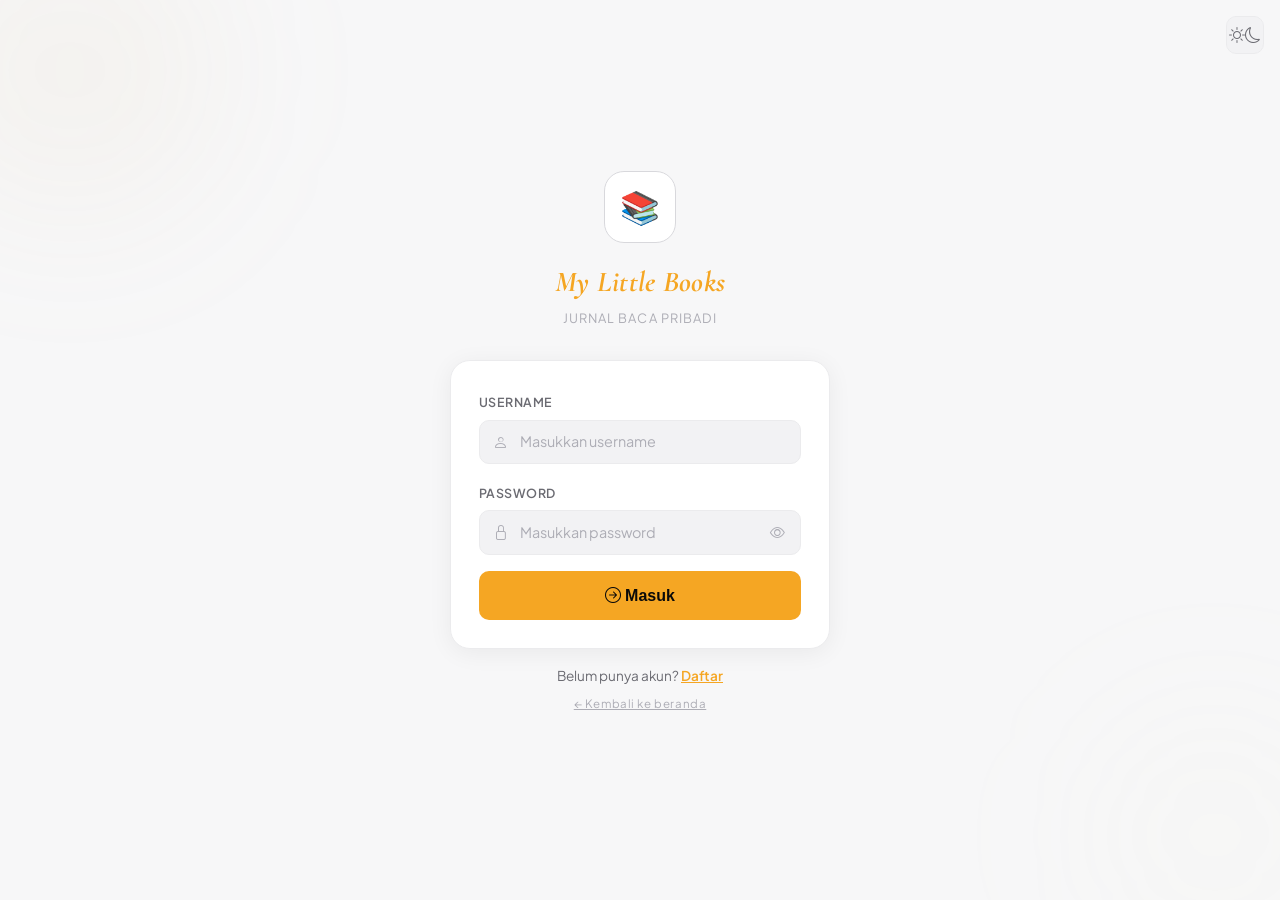
<file: login.html>
<!DOCTYPE html>
<html lang="id" data-theme="light">
<head>
  <meta charset="UTF-8"/>
  <meta name="viewport" content="width=device-width, initial-scale=1, maximum-scale=1"/>
  <meta name="theme-color" content="#0a0a0a"/>
  <title>My Little Books</title>
  <link href="https://cdn.jsdelivr.net/npm/bootstrap@5.3.3/dist/css/bootstrap.min.css" rel="stylesheet"/>
  <link href="https://cdn.jsdelivr.net/npm/bootstrap-icons@1.11.3/font/bootstrap-icons.min.css" rel="stylesheet"/>
  <link href="assets/css/app.css" rel="stylesheet"/>
  <style>
    body {
      min-height: 100vh;
      display: flex; align-items: center; justify-content: center;
      padding: 1rem;
      position: relative; overflow: hidden;
    }

    /* Animated background blobs */
    .bg-blob {
      position: fixed; border-radius: 50%; filter: blur(80px);
      pointer-events: none; z-index: 0;
      animation: blobFloat 8s ease-in-out infinite;
    }
    .bg-blob-1 {
      width: 300px; height: 300px;
      background: rgba(201,169,110,.06);
      top: -80px; left: -80px;
      animation-delay: 0s;
    }
    .bg-blob-2 {
      width: 250px; height: 250px;
      background: rgba(232,213,176,.04);
      bottom: -60px; right: -60px;
      animation-delay: -3s;
    }
    @keyframes blobFloat {
      0%, 100% { transform: translate(0,0) scale(1); }
      33%       { transform: translate(20px,-15px) scale(1.05); }
      66%       { transform: translate(-15px,10px) scale(.97); }
    }

    .login-wrap {
      width: 100%; max-width: 380px;
      position: relative; z-index: 1;
      animation: loginIn .6s cubic-bezier(.34,1.56,.64,1);
    }
    @keyframes loginIn {
      from { opacity:0; transform: translateY(32px) scale(.95); }
      to   { opacity:1; transform: none; }
    }

    .brand-mark {
      text-align: center; margin-bottom: 2rem;
    }
    .brand-icon-wrap {
      width: 72px; height: 72px;
      background: var(--bg-2);
      border: 1px solid var(--border-2);
      border-radius: 20px;
      display: flex; align-items: center; justify-content: center;
      margin: 0 auto 1rem;
      font-size: 2rem;
      box-shadow: 0 8px 32px rgba(201,169,110,.12), var(--glow);
      transition: transform .3s;
      animation: iconBounce .8s cubic-bezier(.34,1.56,.64,1) .2s both;
    }
    @keyframes iconBounce {
      from { transform: scale(0) rotate(-20deg); }
      to   { transform: scale(1) rotate(0); }
    }
    .brand-icon-wrap:hover { transform: scale(1.05) rotate(-3deg); }

    .brand-name {
      font-family: 'Cormorant Garamond', serif;
      font-size: 1.8rem; font-weight: 700; font-style: italic;
      color: var(--accent); letter-spacing: .01em;
    }
    .brand-tagline { font-size: .8rem; color: var(--text-3); margin-top: .2rem; letter-spacing: .08em; text-transform: uppercase; }

    .login-card {
      background: var(--bg-2);
      border: 1px solid var(--border);
      border-radius: 20px;
      padding: 1.75rem;
      box-shadow: var(--shadow);
    }

    .field-group { margin-bottom: 1rem; }

    .input-wrap {
      position: relative;
    }
    .input-wrap .field-icon {
      position: absolute; left: .9rem; top: 50%; transform: translateY(-50%);
      color: var(--text-3); font-size: .95rem; pointer-events: none;
      transition: color var(--t);
    }
    .input-wrap:focus-within .field-icon { color: var(--accent); }
    .input-wrap .form-control { padding-left: 2.5rem !important; }
    .input-wrap .btn-eye {
      position: absolute; right: .75rem; top: 50%; transform: translateY(-50%);
      background: none; border: none; color: var(--text-3);
      padding: .25rem; cursor: pointer; transition: color var(--t);
    }
    .input-wrap .btn-eye:hover { color: var(--accent); }

    .btn-login {
      width: 100%; padding: .75rem;
      background: var(--accent); border: none;
      border-radius: var(--radius-sm);
      font-family: 'Outfit', sans-serif;
      font-weight: 600; font-size: 1rem;
      color: #0a0a0a; cursor: pointer;
      transition: all var(--t);
      display: flex; align-items: center; justify-content: center; gap: .5rem;
      position: relative; overflow: hidden;
    }
    .btn-login::after {
      content: '';
      position: absolute; inset: 0;
      background: linear-gradient(135deg, rgba(255,255,255,.15) 0%, transparent 100%);
      opacity: 0; transition: opacity var(--t);
    }
    .btn-login:hover { background: var(--accent-2); box-shadow: var(--glow); transform: translateY(-1px); }
    .btn-login:hover::after { opacity: 1; }
    .btn-login:active { transform: scale(.97); }
    .btn-login:disabled { opacity: .6; cursor: not-allowed; transform: none; }

    .alert-error {
      background: rgba(248,113,113,.1);
      border: 1px solid rgba(248,113,113,.25);
      color: var(--red); border-radius: var(--radius-sm);
      padding: .6rem .9rem; font-size: .85rem;
      display: flex; align-items: center; gap: .5rem;
      animation: errorShake .4s ease;
    }
    @keyframes errorShake {
      0%,100% { transform: translateX(0); }
      20%,60%  { transform: translateX(-6px); }
      40%,80%  { transform: translateX(6px); }
    }

    .theme-btn-login {
      position: fixed; top: 1rem; right: 1rem;
      z-index: 10;
    }

    .version { text-align: center; font-size: .72rem; color: var(--text-3); margin-top: 1.25rem; letter-spacing: .05em; }
  </style>
</head>
<body>
  <!-- Theme toggle -->
  <button class="btn-icon theme-btn-login" id="theme-toggle-login" onclick="toggleThemeLogin()" title="Toggle tema">
    <i class="bi bi-sun icon-sun"></i>
    <i class="bi bi-moon icon-moon"></i>
  </button>

  <!-- BG Blobs -->
  <div class="bg-blob bg-blob-1"></div>
  <div class="bg-blob bg-blob-2"></div>

  <div class="login-wrap">
    <!-- Brand -->
    <div class="brand-mark">
      <div class="brand-icon-wrap">📚</div>
      <div class="brand-name">My Little Books</div>
      <div class="brand-tagline">Jurnal Baca Pribadi</div>
    </div>

    <!-- Card -->
    <div class="login-card">
      <div id="alert-box" class="alert-error mb-3 d-none"></div>

      <div class="field-group">
        <label class="form-label">Username</label>
        <div class="input-wrap">
          <i class="bi bi-person field-icon"></i>
          <input type="text" id="username" class="form-control" placeholder="Masukkan username" autocomplete="username"/>
        </div>
      </div>

      <div class="field-group">
        <label class="form-label">Password</label>
        <div class="input-wrap">
          <i class="bi bi-lock field-icon"></i>
          <input type="password" id="password" class="form-control" placeholder="Masukkan password" autocomplete="current-password"/>
          <button class="btn-eye" type="button" id="toggle-pw" tabindex="-1">
            <i class="bi bi-eye" id="pw-icon"></i>
          </button>
        </div>
      </div>

      <button class="btn-login mt-1" id="btn-login">
        <span id="btn-text"><i class="bi bi-arrow-right-circle me-1"></i>Masuk</span>
        <span id="btn-spin" class="d-none">
          <span class="spinner-border spinner-border-sm"></span> Memproses...
        </span>
      </button>
    </div>

    <div class="text-center mt-3" style="font-size:.85rem;color:var(--text-2)">
      Belum punya akun?
      <a href="register.html" style="color:var(--accent);font-weight:600">Daftar</a>
    </div>
    <p class="version mt-2"><a href="welcome.html" style="color:var(--text-3)">← Kembali ke beranda</a></p>
  </div>

<script>
  // Theme persistence
  const saved = localStorage.getItem('mlb-theme') || 'light';
  document.documentElement.setAttribute('data-theme', saved);

  function toggleThemeLogin() {
    const cur = document.documentElement.getAttribute('data-theme');
    const next = cur === 'dark' ? 'light' : 'dark';
    document.documentElement.setAttribute('data-theme', next);
    localStorage.setItem('mlb-theme', next);
  }

  // Toggle PW
  document.getElementById('toggle-pw').addEventListener('click', () => {
    const pw = document.getElementById('password');
    const ic = document.getElementById('pw-icon');
    if (pw.type === 'password') { pw.type = 'text'; ic.className = 'bi bi-eye-slash'; }
    else                        { pw.type = 'password'; ic.className = 'bi bi-eye'; }
  });

  // Enter key
  ['username','password'].forEach(id =>
    document.getElementById(id).addEventListener('keydown', e => { if (e.key === 'Enter') doLogin(); })
  );
  document.getElementById('btn-login').addEventListener('click', doLogin);

  function showError(msg) {
    const b = document.getElementById('alert-box');
    b.innerHTML = `<i class="bi bi-exclamation-circle"></i> ${msg}`;
    b.classList.remove('d-none');
  }
  function setLoading(on) {
    document.getElementById('btn-login').disabled = on;
    document.getElementById('btn-text').classList.toggle('d-none', on);
    document.getElementById('btn-spin').classList.toggle('d-none', !on);
  }

  async function doLogin() {
    document.getElementById('alert-box').classList.add('d-none');
    const username = document.getElementById('username').value.trim();
    const password = document.getElementById('password').value;
    if (!username || !password) { showError('Username dan password wajib diisi'); return; }
    setLoading(true);
    try {
      const res  = await fetch('api/auth.php?action=login', {
        method:'POST', headers:{'Content-Type':'application/json'},
        body: JSON.stringify({username, password})
      });
      const data = await res.json();
      if (data.success) { window.location.href = 'index.html'; }
      else              { showError(data.error || 'Login gagal'); setLoading(false); }
    } catch(e) {
      showError('Koneksi gagal. Pastikan server berjalan.');
      setLoading(false);
    }
  }
</script>
</body>
</html>
</file>
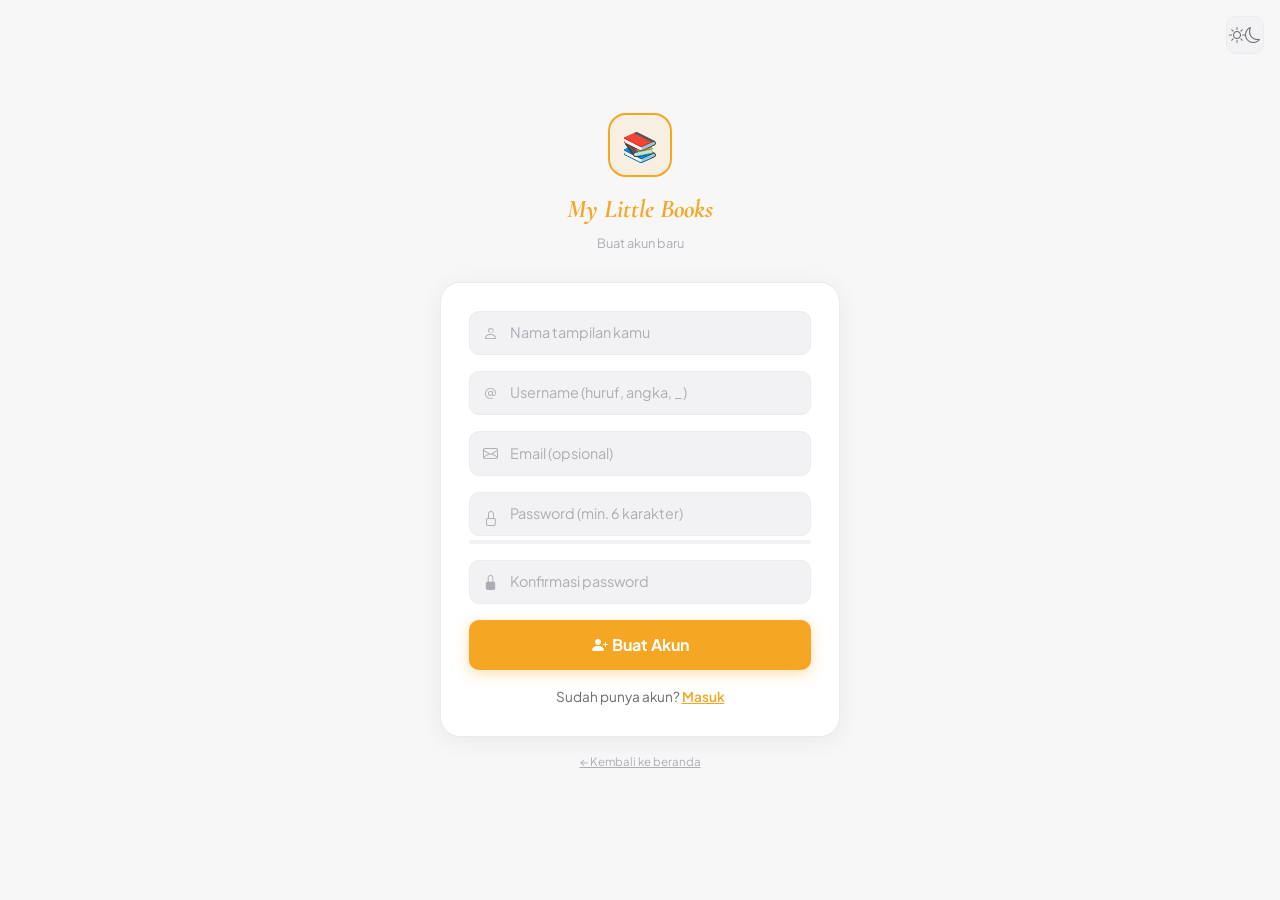
<file: register.html>
<!DOCTYPE html>
<html lang="id" data-theme="light">
<head>
  <meta charset="UTF-8"/>
  <meta name="viewport" content="width=device-width, initial-scale=1, maximum-scale=1"/>
  <meta name="theme-color" content="#FFFFFF"/>
  <title>Daftar — My Little Books</title>
  <link href="https://cdn.jsdelivr.net/npm/bootstrap@5.3.3/dist/css/bootstrap.min.css" rel="stylesheet"/>
  <link href="https://cdn.jsdelivr.net/npm/bootstrap-icons@1.11.3/font/bootstrap-icons.min.css" rel="stylesheet"/>
  <link href="assets/css/app.css" rel="stylesheet"/>
  <style>
    body {
      min-height: 100vh; display: flex;
      align-items: center; justify-content: center;
      padding: 1rem; background: var(--bg);
    }
    .reg-wrap {
      width: 100%; max-width: 400px;
      animation: loginIn .5s cubic-bezier(.34,1.56,.64,1);
    }
    @keyframes loginIn {
      from { opacity:0; transform:translateY(24px) scale(.96); }
      to   { opacity:1; transform:none; }
    }
    .brand-mark { text-align:center; margin-bottom:1.75rem; }
    .brand-icon {
      width:64px; height:64px; background:var(--accent-bg);
      border:2px solid var(--accent); border-radius:18px;
      display:flex; align-items:center; justify-content:center;
      font-size:1.8rem; margin:0 auto .75rem;
    }
    .brand-name {
      font-family:'Cormorant Garamond',serif; font-size:1.6rem;
      font-weight:700; font-style:italic; color:var(--accent);
    }
    .reg-card {
      background:var(--bg-2); border:1px solid var(--border);
      border-radius:20px; padding:1.75rem; box-shadow:var(--shadow);
    }
    .field-wrap { position:relative; margin-bottom:1rem; }
    .field-icon {
      position:absolute; left:.9rem; top:50%; transform:translateY(-50%);
      color:var(--text-3); pointer-events:none;
    }
    .field-icon-top { top:.85rem; transform:none; }
    .field-wrap .form-control { padding-left:2.5rem !important; }
    .btn-register {
      width:100%; padding:.75rem; background:var(--accent); border:none;
      border-radius:var(--radius-sm); color:#fff; font-weight:700;
      font-size:1rem; cursor:pointer; transition:all var(--t);
      display:flex; align-items:center; justify-content:center; gap:.5rem;
      box-shadow:0 4px 14px rgba(245,166,35,.35);
    }
    .btn-register:hover { background:var(--accent-d); transform:translateY(-1px); }
    .btn-register:active { transform:scale(.97); }
    .btn-register:disabled { opacity:.6; cursor:not-allowed; transform:none; }
    .alert-error {
      background:var(--red-bg); border:1px solid rgba(239,68,68,.25);
      color:var(--red); border-radius:var(--radius-sm);
      padding:.6rem .9rem; font-size:.85rem;
      display:flex; align-items:center; gap:.5rem;
      animation:errorShake .4s ease; margin-bottom:1rem;
    }
    @keyframes errorShake {
      0%,100% { transform:translateX(0); }
      20%,60%  { transform:translateX(-5px); }
      40%,80%  { transform:translateX(5px); }
    }
    .strength-bar { height:4px; background:var(--bg-3); border-radius:2px; margin-top:4px; }
    .strength-fill { height:100%; border-radius:2px; transition:width .3s, background .3s; }
    .theme-btn { position:fixed; top:1rem; right:1rem; z-index:10; }
  </style>
</head>
<body>

<button class="btn-icon theme-btn" onclick="toggleThemeReg()" title="Toggle tema">
  <i class="bi bi-sun icon-sun"></i>
  <i class="bi bi-moon icon-moon"></i>
</button>

<div class="reg-wrap">
  <div class="brand-mark">
    <div class="brand-icon">📚</div>
    <div class="brand-name">My Little Books</div>
    <div style="font-size:.8rem;color:var(--text-3);margin-top:.2rem">Buat akun baru</div>
  </div>

  <div class="reg-card">
    <div id="alert-box" class="alert-error d-none"></div>

    <div class="field-wrap">
      <i class="bi bi-person field-icon"></i>
      <input type="text" id="display_name" class="form-control" placeholder="Nama tampilan kamu"/>
    </div>

    <div class="field-wrap">
      <i class="bi bi-at field-icon"></i>
      <input type="text" id="username" class="form-control" placeholder="Username (huruf, angka, _)"/>
    </div>

    <div class="field-wrap">
      <i class="bi bi-envelope field-icon"></i>
      <input type="email" id="email" class="form-control" placeholder="Email (opsional)"/>
    </div>

    <div class="field-wrap">
      <i class="bi bi-lock field-icon"></i>
      <input type="password" id="password" class="form-control" placeholder="Password (min. 6 karakter)"
        oninput="checkStrength(this.value)"/>
      <div class="strength-bar mt-1">
        <div class="strength-fill" id="strength-fill" style="width:0%;background:var(--red)"></div>
      </div>
    </div>

    <div class="field-wrap mb-3">
      <i class="bi bi-lock-fill field-icon"></i>
      <input type="password" id="confirm_password" class="form-control" placeholder="Konfirmasi password"/>
    </div>

    <button class="btn-register" id="btn-reg">
      <span id="btn-text"><i class="bi bi-person-plus-fill me-1"></i>Buat Akun</span>
      <span id="btn-spin" class="d-none spinner-border spinner-border-sm"></span>
    </button>

    <div class="text-center mt-3" style="font-size:.85rem;color:var(--text-2)">
      Sudah punya akun?
      <a href="login.html" style="color:var(--accent);font-weight:600">Masuk</a>
    </div>
  </div>

  <p class="text-center mt-3" style="font-size:.72rem;color:var(--text-3)">
    <a href="welcome.html" style="color:var(--text-3)">← Kembali ke beranda</a>
  </p>
</div>

<script>
  const saved = localStorage.getItem('mlb-theme') || 'light';
  document.documentElement.setAttribute('data-theme', saved);

  function toggleThemeReg() {
    const cur = document.documentElement.getAttribute('data-theme');
    const next = cur === 'light' ? 'dark' : 'light';
    document.documentElement.setAttribute('data-theme', next);
    localStorage.setItem('mlb-theme', next);
  }

  function checkStrength(pw) {
    const fill = document.getElementById('strength-fill');
    let score = 0;
    if (pw.length >= 6) score++;
    if (pw.length >= 10) score++;
    if (/[A-Z]/.test(pw)) score++;
    if (/[0-9]/.test(pw)) score++;
    if (/[^a-zA-Z0-9]/.test(pw)) score++;
    const colors = ['var(--red)','var(--red)','var(--accent)','var(--accent-d)','var(--green)'];
    fill.style.width  = (score * 20) + '%';
    fill.style.background = colors[score] || colors[0];
  }

  function showError(msg) {
    const b = document.getElementById('alert-box');
    b.innerHTML = `<i class="bi bi-exclamation-circle"></i> ${msg}`;
    b.classList.remove('d-none');
  }

  function setLoading(on) {
    document.getElementById('btn-reg').disabled = on;
    document.getElementById('btn-text').classList.toggle('d-none', on);
    document.getElementById('btn-spin').classList.toggle('d-none', !on);
  }

  // Enter key on any field
  document.querySelectorAll('input').forEach(el =>
    el.addEventListener('keydown', e => { if (e.key === 'Enter') doRegister(); })
  );
  document.getElementById('btn-reg').addEventListener('click', doRegister);

  async function doRegister() {
    document.getElementById('alert-box').classList.add('d-none');

    const display  = document.getElementById('display_name').value.trim();
    const username = document.getElementById('username').value.trim();
    const email    = document.getElementById('email').value.trim();
    const password = document.getElementById('password').value;
    const confirm  = document.getElementById('confirm_password').value;

    if (!display)   { showError('Nama tampilan wajib diisi'); return; }
    if (!username)  { showError('Username wajib diisi'); return; }
    if (!/^[a-zA-Z0-9_\.]+$/.test(username)) {
      showError('Username hanya boleh huruf, angka, underscore, titik'); return;
    }
    if (!password)  { showError('Password wajib diisi'); return; }
    if (password.length < 6) { showError('Password minimal 6 karakter'); return; }
    if (password !== confirm) { showError('Konfirmasi password tidak cocok'); return; }

    setLoading(true);
    try {
      const res  = await fetch('api/auth.php?action=register', {
        method: 'POST',
        headers: { 'Content-Type': 'application/json' },
        body: JSON.stringify({ username, password, display_name: display, email })
      });
      const data = await res.json();
      if (data.success) {
        window.location.href = 'index.html';
      } else {
        showError(data.error || 'Registrasi gagal');
        setLoading(false);
      }
    } catch(e) {
      showError('Koneksi gagal. Pastikan server berjalan.');
      setLoading(false);
    }
  }
</script>
</body>
</html>
</file>
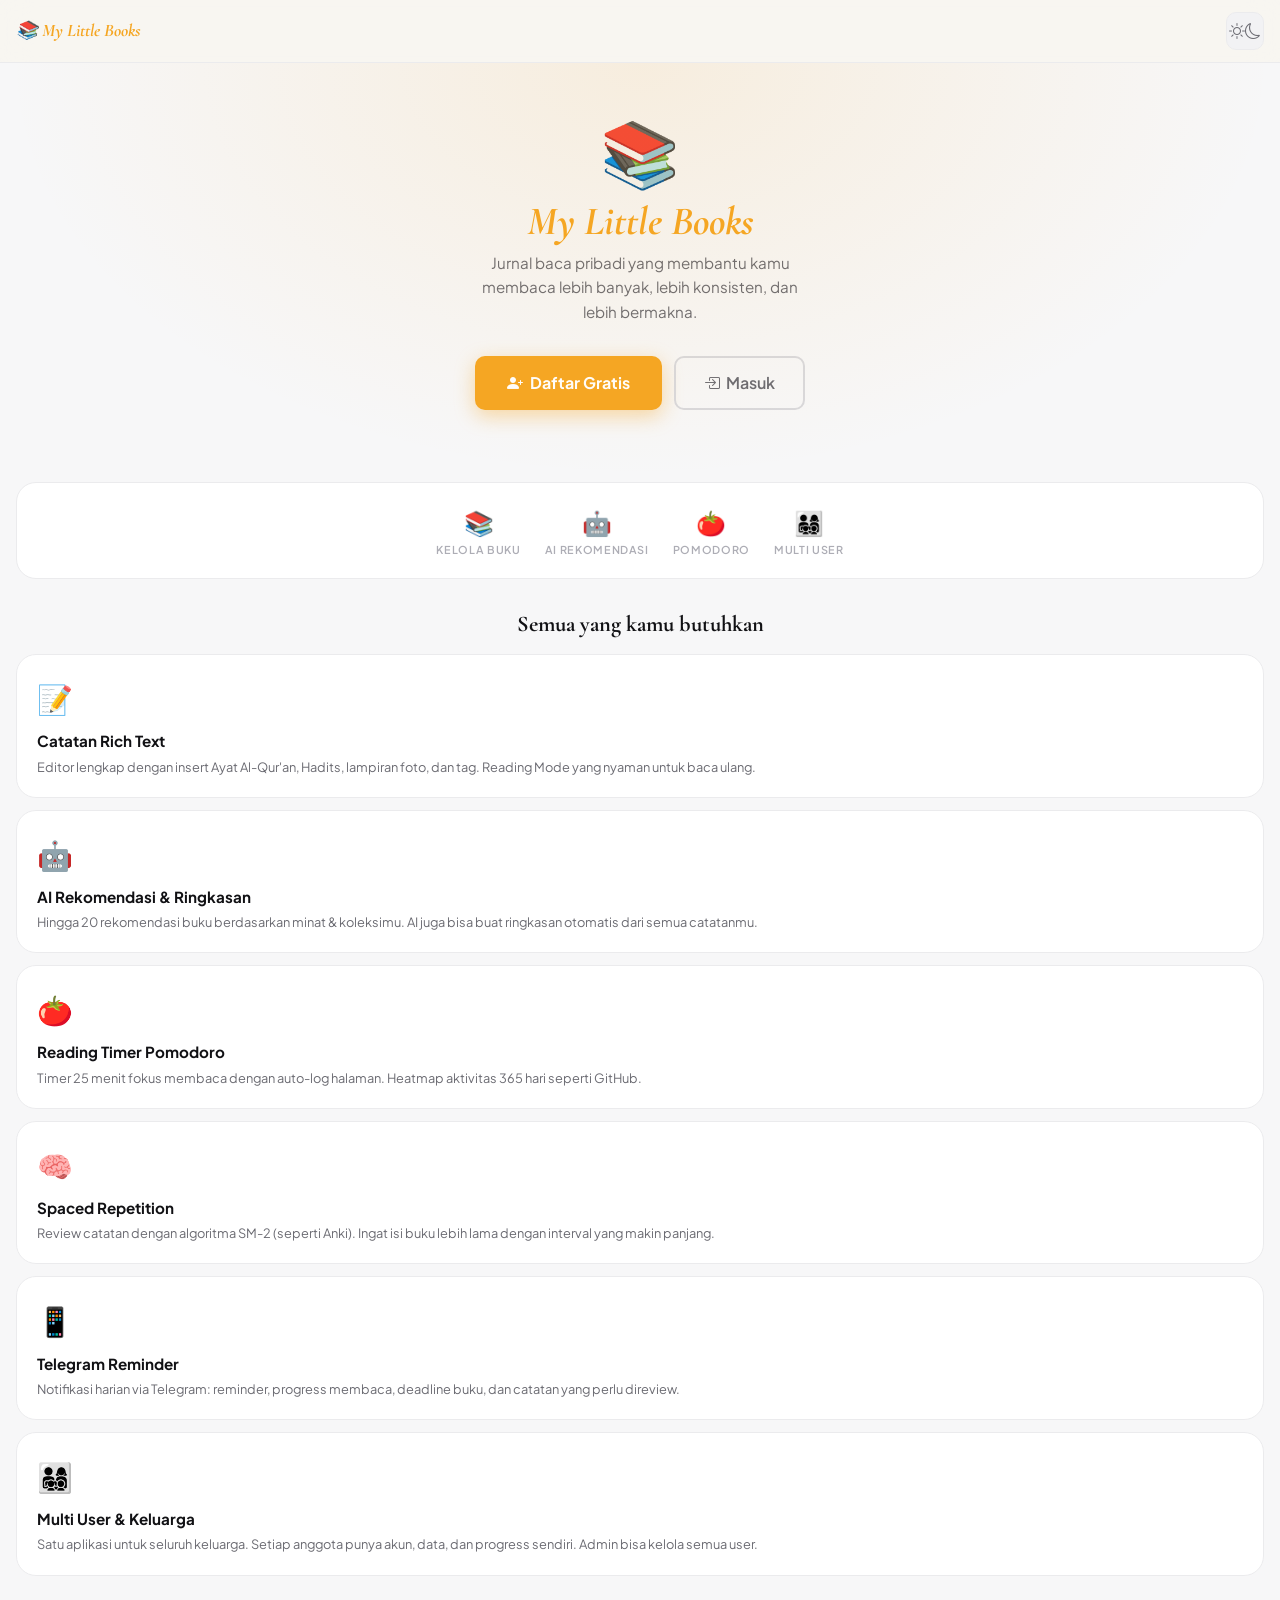
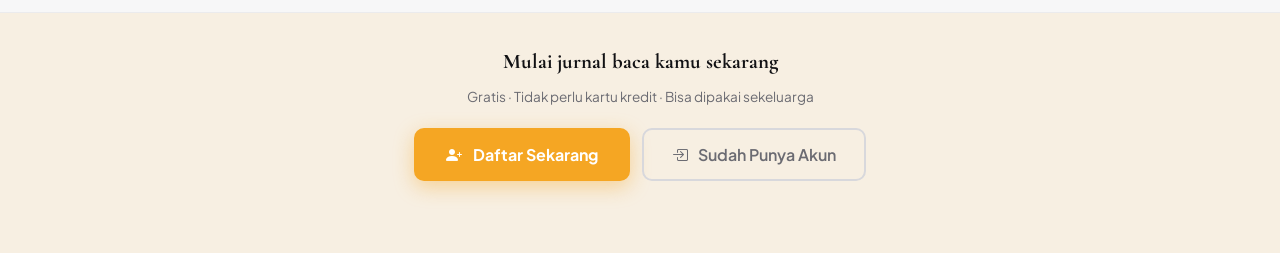
<file: welcome.html>
<!DOCTYPE html>
<html lang="id" data-theme="light">
<head>
  <meta charset="UTF-8"/>
  <meta name="viewport" content="width=device-width, initial-scale=1"/>
  <meta name="theme-color" content="#FFFFFF"/>
  <title>My Little Books — Jurnal Baca Pribadi</title>
  <link href="https://cdn.jsdelivr.net/npm/bootstrap@5.3.3/dist/css/bootstrap.min.css" rel="stylesheet"/>
  <link href="https://cdn.jsdelivr.net/npm/bootstrap-icons@1.11.3/font/bootstrap-icons.min.css" rel="stylesheet"/>
  <link href="assets/css/app.css" rel="stylesheet"/>
  <style>
    body { min-height: 100vh; background: var(--bg); }

    /* Hero */
    .hero {
      padding: 3.5rem 1.5rem 2rem;
      text-align: center;
      position: relative;
      overflow: hidden;
    }
    .hero::before {
      content: '';
      position: absolute; inset: 0;
      background: radial-gradient(ellipse at 50% 0%, rgba(245,166,35,.12) 0%, transparent 70%);
      pointer-events: none;
    }
    .hero-icon {
      font-size: 4rem; line-height: 1;
      margin-bottom: 1rem;
      animation: heroIconIn .6s cubic-bezier(.34,1.56,.64,1);
    }
    @keyframes heroIconIn {
      from { transform: scale(0) rotate(-20deg); opacity: 0; }
      to   { transform: scale(1) rotate(0); opacity: 1; }
    }
    .hero-title {
      font-family: 'Cormorant Garamond', serif;
      font-size: 2.5rem; font-weight: 700; font-style: italic;
      color: var(--accent); line-height: 1.1; margin-bottom: .5rem;
    }
    .hero-sub {
      font-size: .95rem; color: var(--text-2); line-height: 1.6;
      max-width: 320px; margin: 0 auto 2rem;
    }

    /* CTA Buttons */
    .cta-wrap {
      display: flex; gap: .75rem; justify-content: center; flex-wrap: wrap;
      margin-bottom: 2.5rem;
    }
    .btn-cta-primary {
      background: var(--accent); border: none; border-radius: var(--radius-sm);
      color: #fff; font-weight: 700; font-size: 1rem;
      padding: .8rem 2rem; cursor: pointer;
      box-shadow: 0 6px 20px rgba(245,166,35,.4);
      transition: all var(--t);
      text-decoration: none; display: inline-flex; align-items: center; gap: .4rem;
    }
    .btn-cta-primary:hover { background: var(--accent-d); transform: translateY(-2px); color: #fff; }
    .btn-cta-secondary {
      background: transparent; border: 2px solid var(--border-2);
      border-radius: var(--radius-sm); color: var(--text-2);
      font-weight: 600; font-size: 1rem; padding: .75rem 1.75rem;
      cursor: pointer; transition: all var(--t);
      text-decoration: none; display: inline-flex; align-items: center; gap: .4rem;
    }
    .btn-cta-secondary:hover { border-color: var(--accent); color: var(--accent); }

    /* Stats */
    .stats-row {
      display: flex; justify-content: center; gap: 1.5rem;
      padding: 1.25rem; background: var(--bg-2);
      border-radius: var(--radius); margin: 0 1rem 2rem;
      border: 1px solid var(--border);
    }
    .stat-item { text-align: center; }
    .stat-item .num { font-size: 1.5rem; font-weight: 800; color: var(--accent); }
    .stat-item .lbl { font-size: .68rem; color: var(--text-3); text-transform: uppercase; letter-spacing: .06em; font-weight: 600; }

    /* Features */
    .features { padding: 0 1rem 1.5rem; }
    .feature-card {
      background: var(--bg-2); border: 1px solid var(--border);
      border-radius: var(--radius); padding: 1.25rem;
      margin-bottom: .75rem;
      animation: staggerIn .3s ease both;
    }
    .feature-card:nth-child(1) { animation-delay:.05s; }
    .feature-card:nth-child(2) { animation-delay:.1s; }
    .feature-card:nth-child(3) { animation-delay:.15s; }
    .feature-card:nth-child(4) { animation-delay:.2s; }
    .feature-card:nth-child(5) { animation-delay:.25s; }
    .feature-card:nth-child(6) { animation-delay:.3s; }
    .feature-icon { font-size: 1.8rem; margin-bottom: .5rem; }
    .feature-title { font-weight: 700; font-size: .95rem; margin-bottom: .25rem; }
    .feature-desc  { font-size: .8rem; color: var(--text-2); line-height: 1.5; }

    /* Bottom CTA */
    .bottom-cta {
      text-align: center; padding: 2rem 1.5rem;
      background: var(--accent-bg);
      border-top: 1px solid var(--border);
    }

    /* Theme toggle */
    .top-bar {
      display: flex; align-items: center; justify-content: space-between;
      padding: .75rem 1rem; position: sticky; top: 0;
      background: rgba(248,245,240,.9); backdrop-filter: blur(16px);
      border-bottom: 1px solid var(--border); z-index: 100;
    }
    [data-theme="dark"] .top-bar { background: rgba(14,14,16,.9); }
    .top-brand { font-family: 'Cormorant Garamond',serif; font-style:italic; font-weight:700; color:var(--accent); font-size:1.1rem; }
  </style>
</head>
<body>

<!-- Top bar -->
<div class="top-bar">
  <div class="top-brand">📚 My Little Books</div>
  <div class="d-flex gap-2">
    <button class="btn-icon" onclick="toggleWelcomeTheme()" title="Toggle tema">
      <i class="bi bi-sun icon-sun"></i>
      <i class="bi bi-moon icon-moon"></i>
    </button>
  </div>
</div>

<!-- Hero -->
<div class="hero">
  <div class="hero-icon">📚</div>
  <div class="hero-title">My Little Books</div>
  <p class="hero-sub">Jurnal baca pribadi yang membantu kamu membaca lebih banyak, lebih konsisten, dan lebih bermakna.</p>

  <div class="cta-wrap">
    <a href="register.html" class="btn-cta-primary">
      <i class="bi bi-person-plus-fill"></i> Daftar Gratis
    </a>
    <a href="login.html" class="btn-cta-secondary">
      <i class="bi bi-box-arrow-in-right"></i> Masuk
    </a>
  </div>
</div>

<!-- Stats -->
<div class="stats-row">
  <div class="stat-item"><div class="num">📚</div><div class="lbl">Kelola Buku</div></div>
  <div class="stat-item"><div class="num">🤖</div><div class="lbl">AI Rekomendasi</div></div>
  <div class="stat-item"><div class="num">🍅</div><div class="lbl">Pomodoro</div></div>
  <div class="stat-item"><div class="num">👨‍👩‍👧‍👦</div><div class="lbl">Multi User</div></div>
</div>

<!-- Features -->
<div class="features">
  <h2 style="font-family:'Cormorant Garamond',serif;font-size:1.4rem;font-weight:700;text-align:center;margin-bottom:1rem;color:var(--text)">
    Semua yang kamu butuhkan
  </h2>

  <div class="feature-card">
    <div class="feature-icon">📝</div>
    <div class="feature-title">Catatan Rich Text</div>
    <div class="feature-desc">Editor lengkap dengan insert Ayat Al-Qur'an, Hadits, lampiran foto, dan tag. Reading Mode yang nyaman untuk baca ulang.</div>
  </div>

  <div class="feature-card">
    <div class="feature-icon">🤖</div>
    <div class="feature-title">AI Rekomendasi & Ringkasan</div>
    <div class="feature-desc">Hingga 20 rekomendasi buku berdasarkan minat & koleksimu. AI juga bisa buat ringkasan otomatis dari semua catatanmu.</div>
  </div>

  <div class="feature-card">
    <div class="feature-icon">🍅</div>
    <div class="feature-title">Reading Timer Pomodoro</div>
    <div class="feature-desc">Timer 25 menit fokus membaca dengan auto-log halaman. Heatmap aktivitas 365 hari seperti GitHub.</div>
  </div>

  <div class="feature-card">
    <div class="feature-icon">🧠</div>
    <div class="feature-title">Spaced Repetition</div>
    <div class="feature-desc">Review catatan dengan algoritma SM-2 (seperti Anki). Ingat isi buku lebih lama dengan interval yang makin panjang.</div>
  </div>

  <div class="feature-card">
    <div class="feature-icon">📱</div>
    <div class="feature-title">Telegram Reminder</div>
    <div class="feature-desc">Notifikasi harian via Telegram: reminder, progress membaca, deadline buku, dan catatan yang perlu direview.</div>
  </div>

  <div class="feature-card">
    <div class="feature-icon">👨‍👩‍👧‍👦</div>
    <div class="feature-title">Multi User & Keluarga</div>
    <div class="feature-desc">Satu aplikasi untuk seluruh keluarga. Setiap anggota punya akun, data, dan progress sendiri. Admin bisa kelola semua user.</div>
  </div>
</div>

<!-- Bottom CTA -->
<div class="bottom-cta">
  <div style="font-family:'Cormorant Garamond',serif;font-size:1.3rem;font-weight:700;margin-bottom:.5rem">
    Mulai jurnal baca kamu sekarang
  </div>
  <p style="font-size:.85rem;color:var(--text-2);margin-bottom:1.25rem">Gratis · Tidak perlu kartu kredit · Bisa dipakai sekeluarga</p>
  <div class="cta-wrap">
    <a href="register.html" class="btn-cta-primary"><i class="bi bi-person-plus-fill me-1"></i>Daftar Sekarang</a>
    <a href="login.html" class="btn-cta-secondary"><i class="bi bi-box-arrow-in-right me-1"></i>Sudah Punya Akun</a>
  </div>
</div>

<script>
  // Init theme
  const t = localStorage.getItem('mlb-theme') || 'light';
  document.documentElement.setAttribute('data-theme', t);

  function toggleWelcomeTheme() {
    const cur  = document.documentElement.getAttribute('data-theme');
    const next = cur === 'light' ? 'dark' : 'light';
    document.documentElement.setAttribute('data-theme', next);
    localStorage.setItem('mlb-theme', next);
  }
</script>
</body>
</html>
</file>
<file: assets/css/app.css>
/* ============================================================
   MY LITTLE BOOKS — Design System v3
   Clean & Fresh · White Card · Amber Accent · Bold Type
   ============================================================ */

@import url('https://fonts.googleapis.com/css2?family=Plus+Jakarta+Sans:wght@400;500;600;700;800&family=Cormorant+Garamond:ital,wght@0,600;0,700;1,600&family=Amiri:wght@400;700&display=swap');

/* ── Theme Variables ─────────────────────────────────────── */
:root {
  /* Light (default - fresh & clean) */
  --bg:         #F7F7F8;
  --bg-2:       #FFFFFF;
  --bg-3:       #F2F2F4;
  --bg-4:       #EAEAEC;
  --border:     #EBEBED;
  --border-2:   #D8D8DC;
  --text:       #111114;
  --text-2:     #6B6B72;
  --text-3:     #ADADB5;
  --accent:     #F5A623;
  --accent-d:   #E09415;
  --accent-bg:  rgba(245,166,35,.1);
  --accent-bg2: rgba(245,166,35,.18);
  --green:      #22C55E;
  --green-bg:   rgba(34,197,94,.1);
  --red:        #EF4444;
  --red-bg:     rgba(239,68,68,.1);
  --blue:       #3B82F6;
  --blue-bg:    rgba(59,130,246,.1);
  --purple:     #8B5CF6;

  /* Layout */
  --nav-h:      64px;
  --top-h:      56px;
  --radius:     20px;
  --radius-md:  14px;
  --radius-sm:  10px;
  --radius-xs:  6px;

  /* Effects */
  --shadow:     0 4px 24px rgba(0,0,0,.06);
  --shadow-md:  0 8px 32px rgba(0,0,0,.1);
  --shadow-sm:  0 2px 8px rgba(0,0,0,.05);
  --t:          .18s cubic-bezier(.4,0,.2,1);
  --t-spring:   .35s cubic-bezier(.34,1.56,.64,1);
}

[data-theme="dark"] {
  --bg:         #0E0E10;
  --bg-2:       #18181C;
  --bg-3:       #222228;
  --bg-4:       #2C2C34;
  --border:     #2A2A32;
  --border-2:   #38383F;
  --text:       #F0F0F5;
  --text-2:     #8A8A95;
  --text-3:     #4A4A55;
  --accent:     #F5A623;
  --accent-d:   #FFBE55;
  --accent-bg:  rgba(245,166,35,.12);
  --accent-bg2: rgba(245,166,35,.2);
  --green:      #4ADE80;
  --green-bg:   rgba(74,222,128,.1);
  --red:        #F87171;
  --red-bg:     rgba(248,113,113,.1);
  --blue:       #60A5FA;
  --blue-bg:    rgba(96,165,250,.1);
  --shadow:     0 4px 24px rgba(0,0,0,.4);
  --shadow-md:  0 8px 32px rgba(0,0,0,.5);
  --shadow-sm:  0 2px 8px rgba(0,0,0,.3);
}

/* ── Base ────────────────────────────────────────────────── */
*, *::before, *::after { box-sizing: border-box; margin: 0; padding: 0; }
html { scroll-behavior: smooth; -webkit-text-size-adjust: 100%; }

body {
  background: var(--bg);
  color: var(--text);
  font-family: 'Plus Jakarta Sans', sans-serif;
  font-size: 15px;
  line-height: 1.6;
  min-height: 100vh;
  overflow-x: hidden;
  -webkit-tap-highlight-color: transparent;
  transition: background .25s, color .25s;
}

::-webkit-scrollbar { width: 3px; }
::-webkit-scrollbar-track { background: transparent; }
::-webkit-scrollbar-thumb { background: var(--border-2); border-radius: 3px; }

/* ── Topbar ──────────────────────────────────────────────── */
#topbar {
  position: fixed; top: 0; left: 0; right: 0;
  height: var(--top-h);
  background: var(--bg-2);
  border-bottom: 1px solid var(--border);
  display: flex; align-items: center;
  padding: 0 1.1rem;
  z-index: 200; gap: .75rem;
  box-shadow: var(--shadow-sm);
  transition: background .25s;
}

#topbar .brand {
  font-family: 'Cormorant Garamond', serif;
  font-size: 1.2rem; font-weight: 700; font-style: italic;
  color: var(--accent); letter-spacing: .01em; flex: 1;
}

.btn-icon {
  width: 38px; height: 38px;
  background: var(--bg-3); border: 1px solid var(--border);
  border-radius: var(--radius-sm);
  color: var(--text-2); display: flex; align-items: center; justify-content: center;
  cursor: pointer; transition: all var(--t); font-size: 1rem; flex-shrink: 0;
}
.btn-icon:hover { background: var(--accent-bg); color: var(--accent); border-color: var(--accent); }
.btn-icon:active { transform: scale(.9); }

/* Theme toggle icons */
#theme-toggle { position: relative; overflow: hidden; }
#theme-toggle .icon-sun,
#theme-toggle .icon-moon { position: absolute; transition: transform .3s, opacity .3s; }
[data-theme="light"] #theme-toggle .icon-sun  { transform: translateY(0); opacity: 1; }
[data-theme="light"] #theme-toggle .icon-moon { transform: translateY(20px); opacity: 0; }
[data-theme="dark"]  #theme-toggle .icon-sun  { transform: translateY(-20px); opacity: 0; }
[data-theme="dark"]  #theme-toggle .icon-moon { transform: translateY(0); opacity: 1; }

/* ── Bottom Nav ──────────────────────────────────────────── */
#bottom-nav {
  position: fixed; bottom: 0; left: 0; right: 0;
  height: var(--nav-h);
  background: var(--bg-2);
  border-top: 1px solid var(--border);
  display: flex; align-items: center;
  z-index: 200; padding: 0 .5rem;
  box-shadow: 0 -4px 20px rgba(0,0,0,.06);
  transition: background .25s;
}

#nav-indicator {
  position: absolute; bottom: 6px;
  height: calc(var(--nav-h) - 18px);
  background: var(--accent-bg);
  border-radius: var(--radius-sm);
  transition: left var(--t-spring), width var(--t-spring);
  z-index: 0; pointer-events: none;
}

.nav-item {
  flex: 1; display: flex; flex-direction: column;
  align-items: center; justify-content: center; gap: 3px;
  cursor: pointer; color: var(--text-3);
  font-size: .58rem; font-weight: 600;
  letter-spacing: .02em; text-transform: uppercase;
  transition: color var(--t);
  border: none; background: none; padding: .25rem 0;
  z-index: 1; -webkit-tap-highlight-color: transparent;
  min-height: var(--nav-h);
}
.nav-item i { font-size: 1.3rem; transition: transform var(--t-spring); }
.nav-item.active { color: var(--accent); }
.nav-item.active i { transform: translateY(-1px) scale(1.12); }
.nav-item:active i { transform: scale(.85); }

/* ── Pages ───────────────────────────────────────────────── */
#app {
  padding-top: calc(var(--top-h) + .75rem);
  padding-bottom: calc(var(--nav-h) + 1rem);
  min-height: 100vh;
}

.page { display: none; }
.page.active { display: block; animation: pageIn .25s ease; }
@keyframes pageIn { from { opacity:0; transform:translateY(8px); } to { opacity:1; transform:none; } }

.page-content { padding: 0 1rem; }

/* Stagger animation */
.stagger > * { animation: staggerIn .3s ease both; }
.stagger > *:nth-child(1) { animation-delay:.04s; }
.stagger > *:nth-child(2) { animation-delay:.08s; }
.stagger > *:nth-child(3) { animation-delay:.12s; }
.stagger > *:nth-child(4) { animation-delay:.16s; }
.stagger > *:nth-child(5) { animation-delay:.2s; }
.stagger > *:nth-child(6) { animation-delay:.24s; }
@keyframes staggerIn { from { opacity:0; transform:translateY(14px); } to { opacity:1; transform:none; } }

/* ── Cards ───────────────────────────────────────────────── */
.card {
  background: var(--bg-2); border: 1px solid var(--border);
  border-radius: var(--radius); color: var(--text);
  transition: background .25s, border-color .25s;
}
.card-press {
  cursor: pointer;
  transition: transform var(--t), box-shadow var(--t), border-color var(--t);
}
.card-press:hover { transform: translateY(-2px); box-shadow: var(--shadow-md); border-color: var(--border-2); }
.card-press:active { transform: scale(.98); box-shadow: var(--shadow-sm); }

/* Accent card */
.card-accent {
  background: var(--accent);
  border: none; border-radius: var(--radius);
  color: #fff;
}

/* ── Buttons ─────────────────────────────────────────────── */
.btn-accent {
  background: var(--accent); border: none; border-radius: var(--radius-sm);
  color: #fff; font-weight: 700; font-family: 'Plus Jakarta Sans', sans-serif;
  padding: .6rem 1.2rem; cursor: pointer;
  display: inline-flex; align-items: center; gap: .4rem;
  transition: all var(--t); font-size: .875rem;
  box-shadow: 0 4px 14px rgba(245,166,35,.35);
}
.btn-accent:hover { background: var(--accent-d); transform: translateY(-1px); box-shadow: 0 6px 20px rgba(245,166,35,.45); }
.btn-accent:active { transform: scale(.96); box-shadow: none; }
.btn-accent:disabled { opacity:.6; cursor:not-allowed; transform:none; }

.btn-ghost {
  background: var(--bg-3); border: 1px solid var(--border);
  border-radius: var(--radius-sm); color: var(--text-2);
  padding: .55rem 1rem; cursor: pointer;
  display: inline-flex; align-items: center; gap: .4rem;
  transition: all var(--t); font-size: .875rem;
  font-family: 'Plus Jakarta Sans', sans-serif; font-weight: 500;
}
.btn-ghost:hover { background: var(--bg-4); color: var(--text); border-color: var(--border-2); }
.btn-ghost:active { transform: scale(.96); }

.btn-danger { background: var(--red-bg) !important; border-color: rgba(239,68,68,.25) !important; color: var(--red) !important; }
.btn-danger:hover { background: rgba(239,68,68,.18) !important; }

/* Bootstrap overrides */
.btn-primary { background: var(--accent) !important; border-color: var(--accent) !important; color: #fff !important; font-weight: 700 !important; }
.btn-primary:hover { background: var(--accent-d) !important; }
.btn-outline-secondary { border-color: var(--border-2) !important; color: var(--text-2) !important; background: var(--bg-3) !important; }
.btn-outline-secondary:hover { border-color: var(--accent) !important; color: var(--accent) !important; }
.btn-outline-danger { border-color: rgba(239,68,68,.3) !important; color: var(--red) !important; background: transparent !important; }
.btn { border-radius: var(--radius-sm) !important; font-family: 'Plus Jakarta Sans', sans-serif !important; transition: all var(--t) !important; }
.btn:active { transform: scale(.96) !important; }

/* ── FAB ─────────────────────────────────────────────────── */
.fab {
  position: fixed; right: 1.1rem; bottom: calc(var(--nav-h) + 1rem);
  width: 54px; height: 54px;
  background: var(--accent); border: none; border-radius: 50%;
  color: #fff; font-size: 1.5rem;
  display: flex; align-items: center; justify-content: center;
  box-shadow: 0 6px 24px rgba(245,166,35,.45);
  cursor: pointer; z-index: 150;
  transition: transform var(--t-spring), box-shadow var(--t);
  animation: fabIn .4s var(--t-spring);
}
.fab:hover { transform: scale(1.1) rotate(90deg); }
.fab:active { transform: scale(.92); }
.fab.d-none { animation: none; }
@keyframes fabIn { from { transform: scale(0) rotate(-90deg); opacity:0; } to { transform: scale(1); opacity:1; } }

/* ── Forms ───────────────────────────────────────────────── */
.form-control, .form-select, textarea.form-control {
  background: var(--bg-3) !important; border: 1.5px solid var(--border) !important;
  color: var(--text) !important; border-radius: var(--radius-sm) !important;
  font-family: 'Plus Jakarta Sans', sans-serif !important; font-size: .9rem !important;
  padding: .65rem .9rem !important;
  transition: border-color var(--t), box-shadow var(--t), background var(--t) !important;
}
.form-control:focus, .form-select:focus, textarea.form-control:focus {
  border-color: var(--accent) !important; background: var(--bg-2) !important;
  box-shadow: 0 0 0 3px var(--accent-bg) !important; color: var(--text) !important;
}
.form-control::placeholder { color: var(--text-3) !important; }
.form-label { color: var(--text-2); font-size: .78rem; font-weight: 600; letter-spacing: .04em; text-transform: uppercase; margin-bottom: .4rem; }
.input-group-text { background: var(--bg-3) !important; border-color: var(--border) !important; color: var(--text-2) !important; }
.form-select option { background: var(--bg-2); color: var(--text); }

/* ── Bottom Sheet Modal ──────────────────────────────────── */
.modal { z-index: 1060; }
.modal-dialog {
  margin: 0 !important; max-width: 100% !important;
  position: fixed !important; bottom: 0 !important; left: 0 !important; right: 0 !important; width: 100% !important;
}
.modal-dialog.modal-lg { max-width: 100% !important; }
.modal.fade .modal-dialog { transform: translateY(100%) !important; transition: transform .3s cubic-bezier(.4,0,.2,1) !important; }
.modal.show .modal-dialog { transform: translateY(0) !important; }

.modal-content {
  background: var(--bg-2) !important; border: none !important;
  border-radius: 24px 24px 0 0 !important; color: var(--text) !important;
  max-height: 92vh; overflow: hidden;
  display: flex; flex-direction: column;
  box-shadow: 0 -8px 40px rgba(0,0,0,.12);
  transition: background .25s !important;
}
.modal-content::before {
  content: ''; display: block;
  width: 40px; height: 4px;
  background: var(--border-2); border-radius: 2px;
  margin: 12px auto 0; flex-shrink: 0;
}
.modal-header { border-bottom: 1px solid var(--border) !important; padding: .8rem 1.25rem !important; flex-shrink: 0; }
.modal-title { font-size: 1.05rem !important; font-weight: 700 !important; color: var(--text) !important; font-family: 'Plus Jakarta Sans', sans-serif !important; }
.modal-body { overflow-y: auto; flex: 1; padding: 1rem 1.25rem !important; overscroll-behavior: contain; }
.modal-footer { border-top: 1px solid var(--border) !important; padding: .75rem 1.25rem !important; flex-shrink: 0; padding-bottom: calc(.75rem + env(safe-area-inset-bottom)) !important; }
.btn-close { opacity: .5 !important; }
[data-theme="dark"] .btn-close { filter: invert(1); }
.modal-backdrop { background: rgba(0,0,0,.5) !important; }

@media (min-width: 600px) {
  .modal-dialog { max-width: 480px !important; left: 50% !important; right: auto !important; transform: translateX(-50%) translateY(100%) !important; }
  .modal.show .modal-dialog { transform: translateX(-50%) translateY(0) !important; }
}

/* ── Stat Cards ──────────────────────────────────────────── */
.stat-card {
  background: var(--bg-2); border: 1px solid var(--border);
  border-radius: var(--radius-md); padding: 1rem .75rem;
  text-align: center; transition: all var(--t);
}
.stat-card:hover { border-color: var(--accent); transform: translateY(-2px); box-shadow: var(--shadow); }
.stat-icon { font-size: 1.3rem; margin-bottom: .35rem; }
.stat-val {
  font-size: 2rem; font-weight: 800; line-height: 1;
  color: var(--accent);
}
.stat-label { font-size: .67rem; color: var(--text-3); text-transform: uppercase; letter-spacing: .06em; margin-top: .3rem; font-weight: 600; }

/* ── Progress Bar ────────────────────────────────────────── */
.progress { background: var(--bg-3) !important; border-radius: 20px !important; height: 7px !important; overflow: visible !important; }
.progress-bar {
  background: var(--accent) !important; border-radius: 20px !important;
  transition: width .8s cubic-bezier(.4,0,.2,1) !important;
  box-shadow: 0 2px 8px rgba(245,166,35,.4);
}
.progress-bar.green { background: var(--green) !important; box-shadow: 0 2px 8px rgba(34,197,94,.3) !important; }

/* ── Book Cover ──────────────────────────────────────────── */
.book-cover {
  width: 62px; min-width: 62px; height: 88px;
  object-fit: cover; border-radius: 8px;
  box-shadow: 4px 4px 14px rgba(0,0,0,.15);
}
.book-cover-placeholder {
  width: 62px; min-width: 62px; height: 88px;
  background: var(--accent-bg); border-radius: 8px;
  display: flex; align-items: center; justify-content: center;
  font-size: 1.6rem; border: 1.5px dashed var(--accent);
}
.book-cover-lg, .book-cover-placeholder.book-cover-lg { width: 96px; min-width: 96px; height: 136px; font-size: 2.2rem; }

/* ── Status Badges ───────────────────────────────────────── */
.badge-status { font-size: .65rem; font-weight: 700; padding: .22rem .6rem; border-radius: 20px; text-transform: uppercase; letter-spacing: .05em; }
.badge-want    { background: var(--bg-3); color: var(--text-3); }
.badge-reading { background: var(--blue-bg); color: var(--blue); }
.badge-done    { background: var(--green-bg); color: var(--green); }
.badge-paused  { background: var(--accent-bg); color: var(--accent); }

/* ── Chips ───────────────────────────────────────────────── */
.chip {
  display: inline-flex; align-items: center;
  background: var(--bg-2); border: 1.5px solid var(--border);
  border-radius: 20px; padding: .28rem .85rem;
  font-size: .78rem; font-weight: 600; color: var(--text-2);
  cursor: pointer; transition: all var(--t); white-space: nowrap; user-select: none;
}
.chip:hover { border-color: var(--accent); color: var(--accent); background: var(--accent-bg); }
.chip.active { background: var(--accent); border-color: var(--accent); color: #fff; box-shadow: 0 3px 10px rgba(245,166,35,.3); }
.chip:active { transform: scale(.94); }

.chips-scroll { display: flex; gap: .5rem; overflow-x: auto; padding-bottom: 2px; scrollbar-width: none; }
.chips-scroll::-webkit-scrollbar { display: none; }

/* ── Stars ───────────────────────────────────────────────── */
.stars { display: inline-flex; gap: 2px; }
.stars i { font-size: 1.1rem; color: var(--text-3); cursor: pointer; transition: all var(--t); }
.stars i.filled { color: var(--accent); transform: scale(1.1); }

/* ── Tags ────────────────────────────────────────────────── */
.note-tag {
  font-size: .7rem; font-weight: 600;
  background: var(--accent-bg); color: var(--accent);
  border-radius: 20px; padding: .12rem .55rem; cursor: pointer;
  transition: all var(--t);
}
.note-tag:hover { background: var(--accent-bg2); }

/* ── Quran/Hadith Blocks ─────────────────────────────────── */
.ayat-block {
  border-left: 3px solid var(--accent);
  background: var(--accent-bg);
  border-radius: 0 var(--radius-sm) var(--radius-sm) 0;
  padding: .9rem 1rem; margin: .75rem 0;
}
.ayat-arabic { font-family: 'Amiri', serif; font-size: 1.4rem; direction: rtl; text-align: right; line-height: 2.2; color: var(--text); }
.ayat-trans  { font-size: .85rem; color: var(--text-2); font-style: italic; margin-top: .5rem; }
.ayat-ref    { font-size: .72rem; color: var(--accent); margin-top: .3rem; font-weight: 600; }

.quote-card { border-left: 3px solid var(--accent-d); background: var(--accent-bg); border-radius: 0 var(--radius-sm) var(--radius-sm) 0; padding: .9rem 1rem; }
.quote-text { font-family: 'Cormorant Garamond', serif; font-style: italic; font-size: 1.15rem; line-height: 1.6; color: var(--text); }

/* ── Skeleton ────────────────────────────────────────────── */
.skeleton {
  background: linear-gradient(90deg, var(--bg-3) 25%, var(--bg-4) 50%, var(--bg-3) 75%);
  background-size: 200% 100%; animation: shimmer 1.5s infinite; border-radius: var(--radius-xs);
}
@keyframes shimmer { 0% { background-position:200% 0; } 100% { background-position:-200% 0; } }

/* ── Toast ───────────────────────────────────────────────── */
#toast-container {
  position: fixed; top: calc(var(--top-h) + .75rem);
  left: 50%; transform: translateX(-50%);
  z-index: 9999; display: flex; flex-direction: column; gap: .5rem;
  pointer-events: none; width: min(340px, 92vw);
}
.toast-item {
  display: flex; align-items: center; gap: .6rem;
  padding: .7rem 1rem; border-radius: var(--radius-md);
  font-size: .875rem; font-weight: 600;
  animation: toastIn .3s var(--t-spring), toastOut .3s ease 2.7s forwards;
  pointer-events: auto; box-shadow: var(--shadow-md);
}
.toast-success { background: #fff; color: var(--green); border-left: 4px solid var(--green); }
.toast-error   { background: #fff; color: var(--red); border-left: 4px solid var(--red); }
.toast-info    { background: #fff; color: var(--accent); border-left: 4px solid var(--accent); }
.toast-warning { background: #fff; color: var(--accent-d); border-left: 4px solid var(--accent-d); }
[data-theme="dark"] .toast-success,
[data-theme="dark"] .toast-error,
[data-theme="dark"] .toast-info,
[data-theme="dark"] .toast-warning { background: var(--bg-2); }
@keyframes toastIn  { from { opacity:0; transform:translateY(-12px) scale(.95); } to { opacity:1; transform:none; } }
@keyframes toastOut { from { opacity:1; } to { opacity:0; transform:translateY(-8px); } }

/* ── XP Bar ──────────────────────────────────────────────── */
.xp-bar-wrap { height: 7px; background: var(--bg-3); border-radius: 20px; overflow: hidden; }
.xp-bar-fill { height: 100%; background: var(--accent); border-radius: 20px; transition: width .9s cubic-bezier(.4,0,.2,1); box-shadow: 0 2px 8px rgba(245,166,35,.4); }

/* ── Badge Grid ──────────────────────────────────────────── */
.badge-grid { display: grid; grid-template-columns: repeat(auto-fill, minmax(88px,1fr)); gap: .75rem; }
.badge-item { display: flex; flex-direction: column; align-items: center; gap: .4rem; padding: .9rem .5rem; background: var(--bg-2); border: 1.5px solid var(--border); border-radius: var(--radius-md); text-align: center; transition: all var(--t); }
.badge-item.earned { border-color: var(--accent); background: var(--accent-bg); }
.badge-item.earned:hover { transform: translateY(-3px); box-shadow: 0 6px 20px rgba(245,166,35,.2); }
.badge-item.locked { opacity: .35; filter: grayscale(1); }
.badge-icon { font-size: 2rem; line-height: 1; }
.badge-name { font-size: .68rem; color: var(--text-2); font-weight: 600; line-height: 1.3; }
.badge-date { font-size: .6rem; color: var(--accent); font-weight: 600; }

/* ── Streak ──────────────────────────────────────────────── */
.streak-grid { display: grid; grid-template-columns: repeat(7,1fr); gap: 5px; }
.streak-day {
  aspect-ratio: 1; border-radius: 6px;
  background: var(--bg-3); display: flex; align-items: center; justify-content: center;
  font-size: .62rem; font-weight: 600; color: var(--text-3);
  transition: all var(--t); border: 1.5px solid transparent;
}
.streak-day.has-activity { background: var(--accent-bg); color: var(--accent); border-color: var(--accent); }
.streak-day.today { border-color: var(--accent); font-weight: 800; box-shadow: 0 0 8px rgba(245,166,35,.3); }

/* ── Calendar ────────────────────────────────────────────── */
.cal-grid { display: grid; grid-template-columns: repeat(7,1fr); gap: 6px; }
.cal-day {
  aspect-ratio: 1; border-radius: var(--radius-xs);
  display: flex; flex-direction: column; align-items: center; justify-content: center;
  font-size: .82rem; font-weight: 600; cursor: pointer;
  background: var(--bg-3); color: var(--text-2);
  border: 1.5px solid transparent; transition: all var(--t); position: relative;
}
.cal-day:hover { background: var(--accent-bg); color: var(--accent); border-color: var(--accent); }
.cal-day:active { transform: scale(.9); }
.cal-day.today { background: var(--accent); color: #fff; box-shadow: 0 3px 10px rgba(245,166,35,.4); }
.cal-day.has-rem { border-color: var(--accent); }
.cal-day .dot { width: 5px; height: 5px; border-radius: 50%; position: absolute; bottom: 3px; }
.cal-day .dot.pending { background: var(--accent); }
.cal-day .dot.done    { background: var(--green); }
.cal-day.today .dot   { background: #fff; }
.cal-day-header { font-size: .7rem; font-weight: 700; color: var(--text-3); text-align: center; padding: .3rem 0; text-transform: uppercase; letter-spacing: .03em; }

/* ── Reading Mode ────────────────────────────────────────── */
.reading-mode {
  background: var(--bg-2);
  padding: 1.25rem;
  border-radius: var(--radius-md);
  line-height: 2;
  color: var(--text);
  font-family: 'Cormorant Garamond', serif;
  font-size: 1.1rem;
  transition: background .25s, font-size .2s;
}
.reading-mode p   { margin-bottom: .75rem; }
.reading-mode h2  { font-size: 1.4rem; font-weight: 700; margin: 1.25rem 0 .5rem; color: var(--text); }
.reading-mode h3  { font-size: 1.15rem; font-weight: 700; margin: 1rem 0 .4rem; color: var(--text); }
.reading-mode ul,
.reading-mode ol  { padding-left: 1.5rem; margin-bottom: .75rem; }
.reading-mode li  { margin-bottom: .3rem; }
.reading-mode blockquote {
  border-left: 3px solid var(--accent);
  padding: .6rem 1rem;
  background: var(--accent-bg);
  margin: .75rem 0;
  border-radius: 0 var(--radius-sm) var(--radius-sm) 0;
  font-style: italic;
}
.reading-mode strong { color: var(--accent-d); font-weight: 700; }
.reading-mode em     { color: var(--text-2); }
.reading-mode.sepia  { background: #FFF8EE; color: #3D2B1F; }
[data-theme="dark"] .reading-mode.sepia { background: #1E1408; color: #D4C0A0; }

/* ── Tabs ────────────────────────────────────────────────── */
.nav-tabs { border-bottom: 1.5px solid var(--border) !important; gap: .25rem; }
.nav-tabs .nav-link {
  color: var(--text-3) !important; border: none !important;
  border-bottom: 2.5px solid transparent !important;
  padding: .5rem .9rem !important; font-size: .8rem !important; font-weight: 700 !important;
  letter-spacing: .04em !important; text-transform: uppercase !important;
  background: transparent !important; transition: all var(--t) !important; border-radius: 0 !important;
}
.nav-tabs .nav-link.active { color: var(--accent) !important; border-bottom-color: var(--accent) !important; }
.nav-tabs .nav-link:hover:not(.active) { color: var(--text-2) !important; }

/* ── Search ──────────────────────────────────────────────── */
.search-wrap { position: relative; }
.search-wrap .search-icon { position: absolute; left: .85rem; top: 50%; transform: translateY(-50%); color: var(--text-3); pointer-events: none; font-size: .95rem; }
.search-wrap .form-control { padding-left: 2.5rem !important; }

/* ── Attachments ─────────────────────────────────────────── */
.att-thumb { width: 72px; height: 72px; object-fit: cover; border-radius: var(--radius-sm); border: 1.5px solid var(--border); cursor: pointer; transition: transform var(--t); }
.att-thumb:hover { transform: scale(1.05); }
.att-remove { position: absolute; top: -6px; right: -6px; width: 20px; height: 20px; background: var(--red); border-radius: 50%; font-size: .6rem; color: #fff; display: flex; align-items: center; justify-content: center; cursor: pointer; border: none; }

/* ── Empty State ─────────────────────────────────────────── */
.empty-state { text-align: center; padding: 3rem 1rem; }
.empty-icon  { font-size: 3.5rem; margin-bottom: .75rem; }
.empty-title { font-size: 1.1rem; font-weight: 700; color: var(--text-2); margin-bottom: .4rem; }
.empty-desc  { font-size: .875rem; color: var(--text-3); }

/* ── Quill ───────────────────────────────────────────────── */
.ql-toolbar.ql-snow { background: var(--bg-3) !important; border: 1.5px solid var(--border) !important; border-bottom: none !important; border-radius: var(--radius-sm) var(--radius-sm) 0 0 !important; }
.ql-container.ql-snow { background: var(--bg-3) !important; border: 1.5px solid var(--border) !important; border-radius: 0 0 var(--radius-sm) var(--radius-sm) !important; color: var(--text) !important; font-family: 'Plus Jakarta Sans', sans-serif !important; min-height: 160px; }
.ql-editor { min-height: 160px; color: var(--text) !important; }
.ql-editor.ql-blank::before { color: var(--text-3) !important; font-style: normal !important; }
.ql-snow .ql-stroke { stroke: var(--text-2) !important; }
.ql-snow .ql-fill   { fill: var(--text-2) !important; }
.ql-snow .ql-picker  { color: var(--text-2) !important; }
.ql-snow .ql-picker-options { background: var(--bg-2) !important; border-color: var(--border) !important; border-radius: var(--radius-sm) !important; }
.ql-snow .ql-active .ql-stroke { stroke: var(--accent) !important; }
.ql-snow .ql-active .ql-fill   { fill: var(--accent) !important; }
.ql-snow .ql-active            { color: var(--accent) !important; }

/* ── SweetAlert2 ─────────────────────────────────────────── */
.swal2-popup { background: var(--bg-2) !important; color: var(--text) !important; border: 1px solid var(--border) !important; border-radius: var(--radius) !important; font-family: 'Plus Jakarta Sans', sans-serif !important; }
.swal2-title { color: var(--text) !important; font-size: 1.2rem !important; font-weight: 800 !important; }
.swal2-html-container { color: var(--text-2) !important; font-size: .9rem !important; }
.swal2-confirm { background: var(--accent) !important; color: #fff !important; border-radius: var(--radius-sm) !important; font-weight: 700 !important; box-shadow: 0 4px 14px rgba(245,166,35,.3) !important; }
.swal2-cancel  { background: var(--bg-3) !important; color: var(--text-2) !important; border: 1px solid var(--border) !important; border-radius: var(--radius-sm) !important; }

/* ── Misc ────────────────────────────────────────────────── */
.divider { border-top: 1.5px solid var(--border); margin: .75rem 0; }
.spinner-border { color: var(--accent) !important; }
.section-header { font-size: .72rem; font-weight: 800; letter-spacing: .1em; text-transform: uppercase; color: var(--text-3); margin-bottom: .75rem; display: block; }

/* AI Chat bubble */
.ai-bubble-user { background: var(--accent); color: #fff; border-radius: 18px 18px 4px 18px; padding: .65rem 1rem; max-width: 80%; align-self: flex-end; font-size: .9rem; }
.ai-bubble-bot  { background: var(--bg-3); color: var(--text); border-radius: 18px 18px 18px 4px; padding: .65rem 1rem; max-width: 90%; align-self: flex-start; font-size: .9rem; line-height: 1.6; }
.ai-bubble-bot strong { color: var(--accent); }

/* Reminder list */
.reminder-done .reminder-title { text-decoration: line-through; opacity: .5; }

/* Ring wrap */
.ring-wrap { position: relative; width: 96px; height: 96px; flex-shrink: 0; }
.ring-label { position: absolute; inset: 0; display: flex; flex-direction: column; align-items: center; justify-content: center; gap: 1px; }

/* Safe area */
@supports (padding-bottom: env(safe-area-inset-bottom)) {
  #bottom-nav { padding-bottom: env(safe-area-inset-bottom); height: calc(var(--nav-h) + env(safe-area-inset-bottom)); }
  #app { padding-bottom: calc(var(--nav-h) + 1rem + env(safe-area-inset-bottom)); }
}

/* Print styles */
@media print {
  #topbar, #bottom-nav, .fab, #toast-container, .modal-footer,
  .btn-accent, .btn-ghost, .nav-tabs { display: none !important; }
  #app { padding: 0 !important; }
  .page { display: block !important; }
  #page-home, #page-books, #page-level, #page-settings { display: none !important; }
  body { background: #fff !important; color: #000 !important; }
  .card { box-shadow: none !important; border: 1px solid #ddd !important; }
}

@media (max-width: 360px) { body { font-size: 14px; } }

/* ── Sesi 6 Polish ───────────────────────────── */

/* Pomodoro ring animation */
#pomo-ring-fill {
  transition: stroke-dashoffset .5s linear, stroke .3s ease;
}

/* Heatmap cell hover */
#heatmap-grid div:hover {
  transform: scale(1.4);
  z-index: 1;
  position: relative;
}

/* Schedule progress bar animated */
.sched-progress {
  transition: width 1s cubic-bezier(.4,0,.2,1);
}

/* Review card quality buttons hover */
.quality-btn:hover {
  transform: scale(1.05);
}

/* Quote of day fade in */
#quote-of-day {
  animation: fadeIn .4s ease;
}

/* Timer modal - ensure proper sizing */
#modal-pomodoro .modal-content {
  max-height: 95vh;
}

/* Mood selector */
.mood-opt {
  user-select: none;
  -webkit-user-select: none;
}

/* Google Drive file list scroll */
#gdrive-files {
  max-height: 200px;
  overflow-y: auto;
}

/* Settings section spacing */
#page-settings .card {
  transition: box-shadow var(--t);
}
#page-settings .card:hover {
  box-shadow: var(--shadow);
}

/* Loading spinner color */
.spinner-border-sm {
  width: 1rem;
  height: 1rem;
  border-width: .15em;
}

/* Telegram status badge */
#telegram-status i,
#gdrive-status i {
  font-size: .9rem;
}

/* Review queue items */
#review-queue-wrap .card-press {
  border-left: 2px solid var(--accent);
}

/* Schedule widget on track indicator */
.on-track-indicator {
  display: inline-block;
  width: 6px;
  height: 6px;
  border-radius: 50%;
  background: var(--green);
  animation: pulse 2s ease infinite;
}
@keyframes pulse {
  0%, 100% { opacity: 1; transform: scale(1); }
  50%       { opacity: .6; transform: scale(1.3); }
}

/* Fix modal footer wrapping on small screens */
.modal-footer {
  flex-wrap: wrap !important;
  gap: .4rem !important;
}

/* Streak count animation */
#streak-count {
  transition: color .3s;
}

/* Nav indicator smooth - merged (no duplicate) */
#nav-indicator {
  pointer-events: none;
  will-change: left, width;
}

/* ── Streak panel fixes ───────────────────────── */
.streak-action-col {
  display: flex;
  flex-direction: column;
  gap: .5rem;
  padding-left: .75rem;
}

/* Heatmap stats row - prevent text overflow */
.heatmap-stat {
  text-align: center;
  min-width: 0;
}
.heatmap-stat .num {
  font-size: 1.25rem;
  font-weight: 800;
  color: var(--accent);
  white-space: nowrap;
  overflow: hidden;
  text-overflow: ellipsis;
}
.heatmap-stat .lbl {
  font-size: .6rem;
  color: var(--text-3);
  text-transform: uppercase;
  font-weight: 600;
  letter-spacing: .04em;
  white-space: nowrap;
}

/* Responsive fixes */
@media (max-width: 380px) {
  .modal-footer .btn-ghost,
  .modal-footer .btn-accent {
    font-size: .75rem !important;
    padding: .35rem .6rem !important;
  }
  #pomo-time {
    font-size: 2rem !important;
  }
  .heatmap-stat .num { font-size: 1rem; }
}

/* ── FAB Speed Dial ─────────────────────────── */
#fab {
  transition: transform .25s cubic-bezier(.34,1.56,.64,1), background .2s;
}

#fab-dial {
  position: fixed;
  bottom: calc(var(--nav-h) + 1rem + 56px);
  right: 1.25rem;
  display: flex;
  flex-direction: column;
  align-items: flex-end;
  gap: .6rem;
  z-index: 199;
}

.fab-dial-item {
  display: flex;
  align-items: center;
  gap: .6rem;
  cursor: pointer;
}

.fab-dial-label {
  background: var(--bg-2);
  border: 1px solid var(--border);
  border-radius: var(--radius-sm);
  padding: .3rem .65rem;
  font-size: .78rem;
  font-weight: 700;
  color: var(--text);
  box-shadow: 0 2px 8px rgba(0,0,0,.12);
  white-space: nowrap;
}

.fab-dial-btn {
  width: 44px;
  height: 44px;
  border-radius: 50%;
  border: none;
  color: #fff;
  font-size: 1.1rem;
  cursor: pointer;
  display: flex;
  align-items: center;
  justify-content: center;
  box-shadow: 0 4px 12px rgba(0,0,0,.2);
  flex-shrink: 0;
  transition: transform .15s;
}
.fab-dial-btn:active { transform: scale(.9); }

@keyframes fabDialIn {
  from { opacity: 0; transform: translateY(12px) scale(.85); }
  to   { opacity: 1; transform: none; }
}

@keyframes fabPulse {
  0%,100% { transform: scale(1); box-shadow: 0 6px 20px rgba(245,166,35,.4); }
  50%      { transform: scale(1.12); box-shadow: 0 8px 28px rgba(245,166,35,.6); }
}

/* ── Onboarding popup style ──────────────────── */
.onboard-popup {
  border-radius: 24px !important;
  padding: 1.75rem 1.5rem !important;
  max-width: 340px !important;
}

/* ── Actionable empty state ──────────────────── */
.empty-state .btn-accent,
.empty-state .btn-ghost {
  font-size: .85rem;
  padding: .55rem 1.25rem;
}

/* ── AI Chat Bubbles ─────────────────────────── */
/* ── Chat Interface ──────────────────────────── */
#chat-messages {
  padding: .75rem !important;
  gap: .6rem !important;
}

.chat-bubble {
  display: flex;
  align-items: flex-end;
  gap: .5rem;
  max-width: 84%;
  animation: staggerIn .2s ease;
}

/* AI bubble — kiri */
.chat-bubble.ai {
  align-self: flex-start;
}

/* USER bubble — kanan */
.chat-bubble.user {
  align-self: flex-end;
  flex-direction: row-reverse;
  max-width: 78%;
}

/* Avatar AI */
.chat-avatar {
  width: 30px; height: 30px;
  border-radius: 50%;
  background: linear-gradient(135deg, var(--accent-bg), var(--bg-3));
  border: 1.5px solid var(--accent);
  display: flex; align-items: center; justify-content: center;
  font-size: .85rem; flex-shrink: 0;
  margin-bottom: 2px;
}

/* AI bubble text — abu soft */
.chat-text {
  background: var(--bg-3);
  border: 1px solid var(--border);
  border-radius: 4px 18px 18px 18px;
  padding: .65rem .9rem;
  font-size: .875rem;
  line-height: 1.65;
  color: var(--text);
  max-width: 100%;
  word-break: break-word;
}

/* USER bubble text — amber solid */
.chat-bubble.user .chat-text {
  background: var(--accent);
  border: none;
  border-radius: 18px 4px 18px 18px;
  color: #fff;
  box-shadow: 0 3px 12px rgba(245,166,35,.35);
}

.chat-bubble.user .user-text {
  color: #fff;
  font-weight: 500;
}

/* AI text formatting */
.chat-text strong { color: var(--accent-d); font-weight: 700; }
.chat-bubble.user .chat-text strong { color: #fff; font-weight: 700; }

/* Time label below bubble */
.chat-time {
  font-size: .6rem;
  color: var(--text-3);
  margin-top: 2px;
  padding: 0 .3rem;
  align-self: flex-end;
}
.chat-bubble.user .chat-time { text-align: right; }

/* Typing indicator */
.typing-dot {
  display: inline-block;
  width: 7px; height: 7px;
  background: var(--text-3);
  border-radius: 50%;
  margin: 0 2px;
  animation: typingBounce 1.1s ease infinite;
}
.typing-dot:nth-child(2) { animation-delay: .2s; }
.typing-dot:nth-child(3) { animation-delay: .4s; }
@keyframes typingBounce {
  0%,60%,100% { transform: translateY(0); opacity:.6; }
  30%          { transform: translateY(-7px); opacity:1; }
}

/* Tag suggestions */
#tag-suggestions {
  background: var(--bg-3);
  border-radius: var(--radius-sm);
  padding: .5rem .6rem;
}

/* ── Dark Mode Bootstrap Overrides ──────────── */
[data-theme="dark"] .card {
  background: var(--bg-2) !important;
  border-color: var(--border) !important;
  color: var(--text) !important;
}

[data-theme="dark"] .modal-content {
  background: var(--bg-2) !important;
  color: var(--text) !important;
}

[data-theme="dark"] .form-control,
[data-theme="dark"] .form-select {
  background: var(--bg-3) !important;
  border-color: var(--border-2) !important;
  color: var(--text) !important;
}

[data-theme="dark"] .form-control::placeholder {
  color: var(--text-3) !important;
}

[data-theme="dark"] .form-control:focus,
[data-theme="dark"] .form-select:focus {
  background: var(--bg-3) !important;
  border-color: var(--accent) !important;
  box-shadow: 0 0 0 2px rgba(245,166,35,.2) !important;
}

/* Bootstrap text-muted override for dark mode */
[data-theme="dark"] .text-muted,
[data-theme="dark"] .text-secondary {
  color: var(--text-3) !important;
}

/* Swal2 dark mode */
[data-theme="dark"] .swal2-popup {
  background: var(--bg-2) !important;
  color: var(--text) !important;
}

[data-theme="dark"] .swal2-title,
[data-theme="dark"] .swal2-html-container {
  color: var(--text) !important;
}

[data-theme="dark"] .swal2-input,
[data-theme="dark"] .swal2-select,
[data-theme="dark"] .swal2-textarea {
  background: var(--bg-3) !important;
  border-color: var(--border-2) !important;
  color: var(--text) !important;
}

[data-theme="dark"] .swal2-validation-message {
  background: var(--red-bg) !important;
  color: var(--red) !important;
}

/* Progress bar dark mode */
[data-theme="dark"] .progress {
  background: var(--bg-3) !important;
}

/* fw-bold in card dark mode */
[data-theme="dark"] .fw-bold,
[data-theme="dark"] .fw-semibold {
  color: var(--text) !important;
}

/* Badge/chip dark mode */
[data-theme="dark"] .badge-status {
  border: 1px solid var(--border-2);
}
</file>
